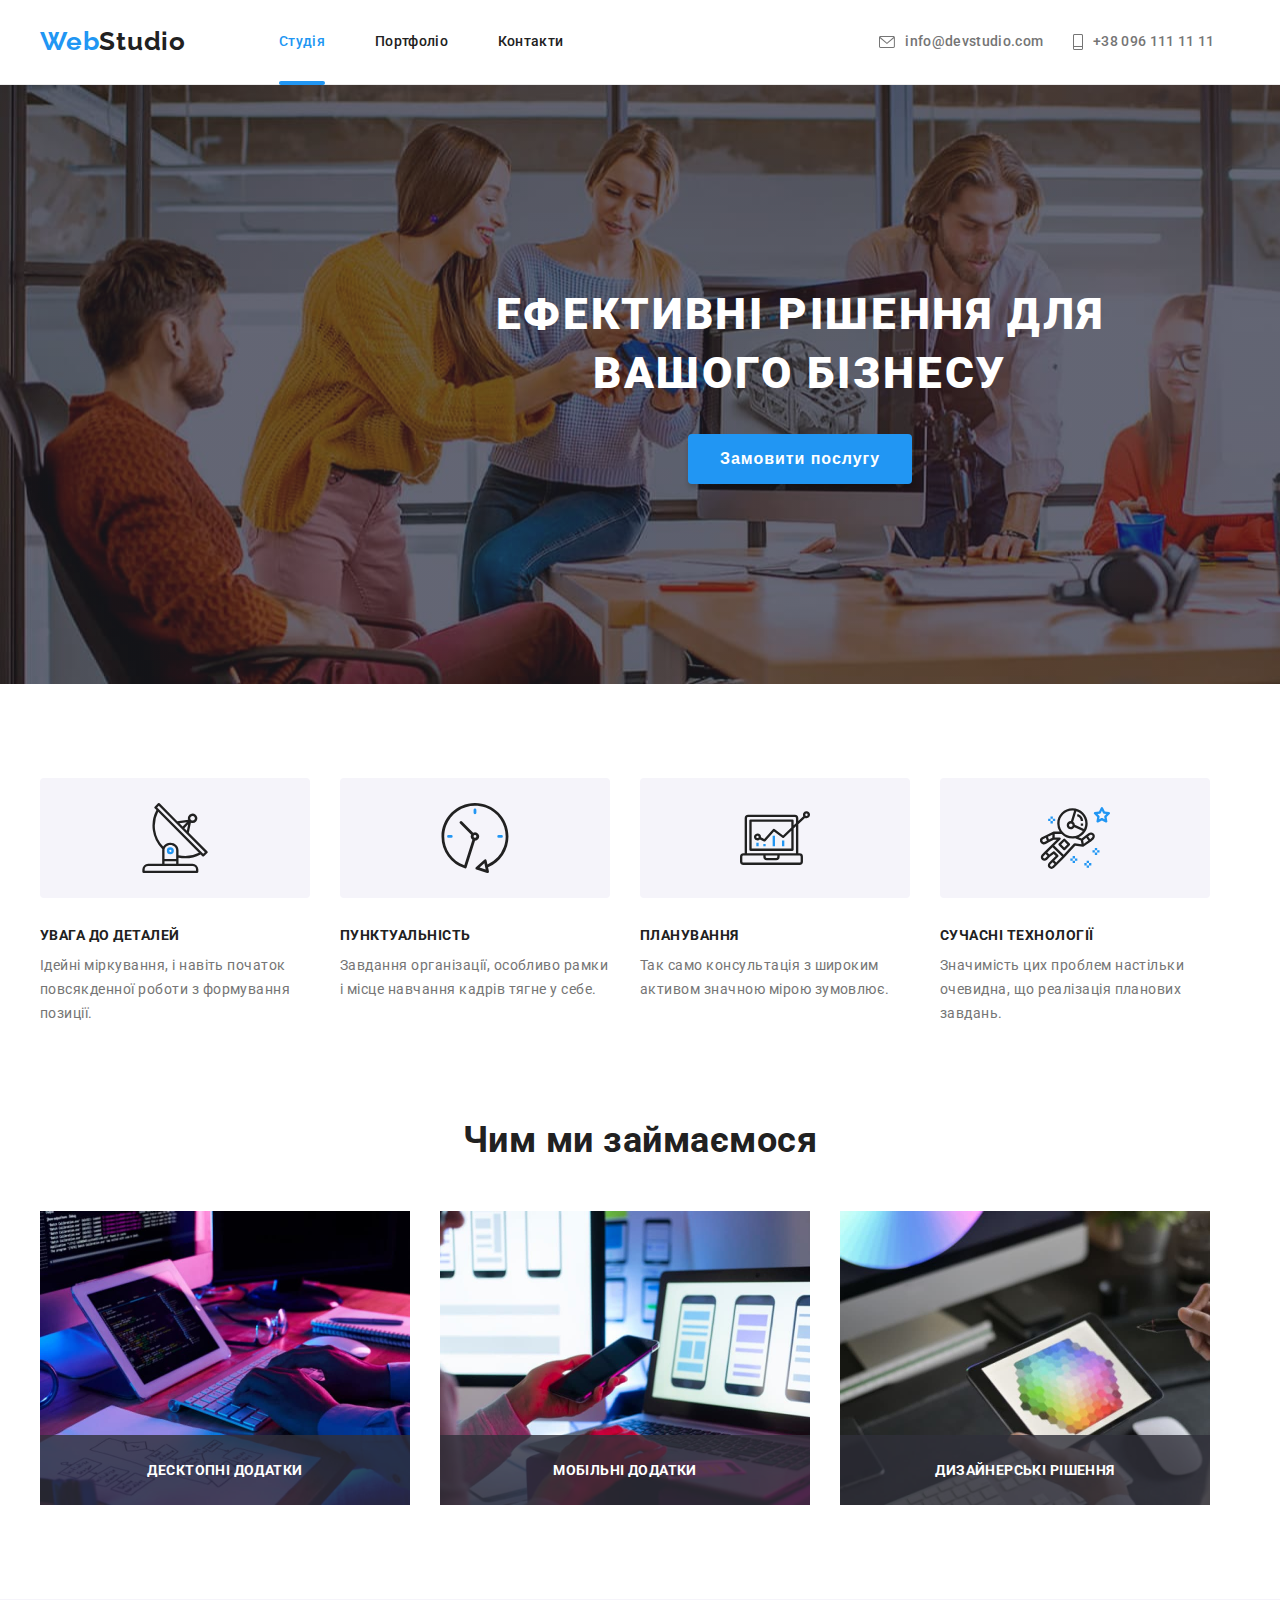
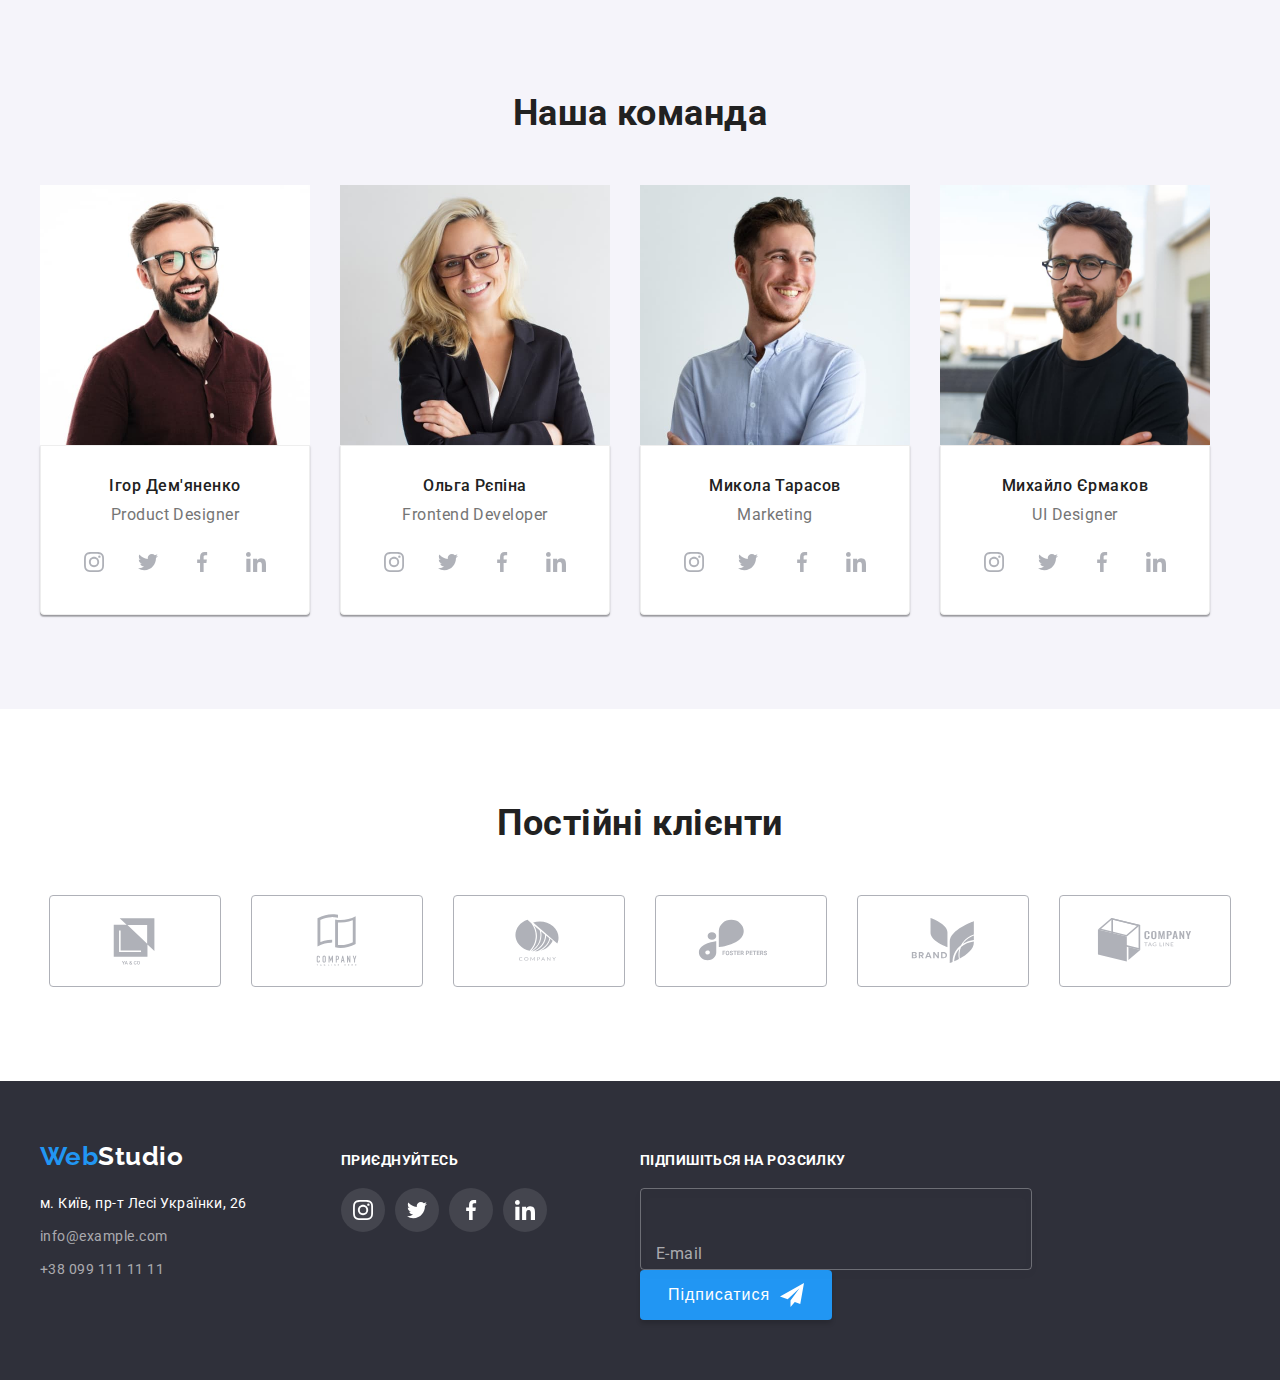
<file: index.html>
<!DOCTYPE html>
<html lang="uk">
   <head>
      <meta charset="UTF-8" />
      <meta http-equiv="X-UA-Compatible" content="IE=edge" />
      <meta name="viewport" content="width=device-width, initial-scale=1.0" />
      <link
         rel="stylesheet"
         href="https://cdnjs.cloudflare.com/ajax/libs/modern-normalize/1.1.0/modern-normalize.min.css"
         integrity="sha512-wpPYUAdjBVSE4KJnH1VR1HeZfpl1ub8YT/NKx4PuQ5NmX2tKuGu6U/JRp5y+Y8XG2tV+wKQpNHVUX03MfMFn9Q=="
         crossorigin="anonymous"
         referrerpolicy="no-referrer"
      />
      <link rel="preconnect" href="https://fonts.googleapis.com" />
      <link rel="preconnect" href="https://fonts.gstatic.com" crossorigin />
      <link href="https://fonts.googleapis.com/css2?family=Raleway:wght@700&family=Roboto:wght@400;500;700;900&display=swap" rel="stylesheet" />
      <link rel="stylesheet" href="./css/reset.css" />
      <link rel="stylesheet" href="./css/variable.css" />
      <link rel="stylesheet" href="./css/header.css" />
      <link rel="stylesheet" href="./css/footer.css" />
      <link rel="stylesheet" href="./css/home.css" />
      <title>Студія</title>
   </head>

   <body>
      <header class="header">
         <div class="container-h">
            <a href="./index.html" class="logo-header"><span class="accent">Web</span>Studio</a>
            <nav>
               <ul class="menu-nav">
                  <li><a href="./index.html" class="menu-link current">Студія</a></li>
                  <li><a href="./portfolio.html" class="menu-link">Портфоліо</a></li>
                  <li><a href="./index.html" class="menu-link">Контакти</a></li>
               </ul>
            </nav>

            <ul class="contact-menu">
               <li>
                  <a href="mailto:info@devstudio.com" class="contact-header">
                     <svg class="icon" width="16" height="12">
                        <use href="./img/icons/sprite.svg#icon-mail"></use>
                     </svg>
                     info@devstudio.com</a
                  >
               </li>
               <li>
                  <a href="tel:+380961111111" class="contact-header">
                     <svg class="icon" width="10" height="16">
                        <use href="./img/icons/sprite.svg#icon-smartphone"></use>
                     </svg>
                     +38 096 111 11 11</a
                  >
               </li>
            </ul>
         </div>
      </header>

      <main>
         <section class="hero-section">
            <div class="container">
               <h1 class="hero-title">Ефективні рішення для вашого бізнесу</h1>
               <button type="button" class="hero-btn" data-modal-open>Замовити послугу</button>
            </div>
         </section>

         <section class="our-features">
            <div class="container">
               <h2 class="visually-hidden">Наші особливості</h2>
               <ul class="our-features-ul">
                  <li class="our-features-li icon-locator">
                     <div class="icon-box">
                        <svg class="icon" width="70" height="70">
                           <use href="./img/icons/sprite.svg#icon-antenna"></use>
                        </svg>
                     </div>
                     <h3 class="our-features-title">Увага до деталей</h3>
                     <p class="our-features-text">Ідейні міркування, і навіть початок повсякденної роботи з формування позиції.</p>
                  </li>
                  <li class="our-features-li icon-clock">
                     <div class="icon-box">
                        <svg class="icon" width="70" height="70">
                           <use href="./img/icons/sprite.svg#icon-clock"></use>
                        </svg>
                     </div>
                     <h3 class="our-features-title">Пунктуальність</h3>
                     <p class="our-features-text">Завдання організації, особливо рамки і місце навчання кадрів тягне у себе.</p>
                  </li>
                  <li class="our-features-li icon-diagram">
                     <div class="icon-box">
                        <svg class="icon" width="70" height="70">
                           <use href="./img/icons/sprite.svg#icon-diagram"></use>
                        </svg>
                     </div>
                     <h3 class="our-features-title">Планування</h3>
                     <p class="our-features-text">Так само консультація з широким активом значною мірою зумовлює.</p>
                  </li>
                  <li class="our-features-li icon-astronaut">
                     <div class="icon-box">
                        <svg class="icon" width="70" height="70">
                           <use href="./img/icons/sprite.svg#icon-austronaut"></use>
                        </svg>
                     </div>
                     <h3 class="our-features-title">Сучасні технології</h3>
                     <p class="our-features-text">Значимість цих проблем настільки очевидна, що реалізація планових завдань.</p>
                  </li>
               </ul>
            </div>
         </section>

         <section class="what-we-are-doing">
            <div class="container">
               <h2 class="what-are-we-doing-title">Чим ми займаємося</h2>

               <ul class="what-we-are-doing-ul">
                  <li class="menu">
                     <div class="thumb">
                        <img src="./img/home/img1.jpg" alt="ламповый айпад" width="370" height="294" class="img" />
                        <p class="pos-p">Десктопні додатки</p>
                     </div>
                  </li>
                  <li class="menu">
                     <div class="thumb">
                        <img src="./img/home/img2.jpg" alt="ламповый айфон" width="370" height="294" class="img" />
                        <p class="pos-p">Мобільні додатки</p>
                     </div>
                  </li>
                  <li class="menu">
                     <div class="thumb">
                        <img src="./img/home/img3.jpg" alt="ламповый графический планшет" width="370" height="294" class="img" />
                        <p class="pos-p">Дизайнерські рішення</p>
                     </div>
                  </li>
               </ul>
            </div>
         </section>

         <section class="our-team">
            <div class="container">
               <h2 class="our-team-title">Наша команда</h2>
               <ul class="members">
                  <li class="menu">
                     <img src="./img/home/imgighor.jpg" alt="рожа в очках" width="270" height="260" class="img" />
                     <div class="container-bg">
                        <h3 class="name">Ігор Дем'яненко</h3>
                        <p lang="en" class="profession">Product Designer</p>
                        <ul class="social-ul">
                           <li class="social-li">
                              <a class="socials-link link" href="https://www.instagram.com/"
                                 ><svg class="social-icon" width="20" height="20">
                                    <use href="./img/icons/sprite.svg#icon-instagram"></use>
                                 </svg>
                              </a>
                           </li>
                           <li class="social-li">
                              <a class="socials-link link" href="https://twitter.com/">
                                 <svg class="social-icon" width="20" height="20">
                                    <use href="./img/icons/sprite.svg#icon-twitter"></use>
                                 </svg>
                              </a>
                           </li>
                           <li class="social-li">
                              <a class="socials-link link" href="https://www.facebook.com//">
                                 <svg class="social-icon" width="20" height="20">
                                    <use href="./img/icons/sprite.svg#icon-facebook"></use>
                                 </svg>
                              </a>
                           </li>
                           <li class="social-li">
                              <a class="socials-link link" href="https://ua.linkedin.com/">
                                 <svg class="social-icon" width="20" height="20">
                                    <use href="./img/icons/sprite.svg#icon-linkedin"></use>
                                 </svg>
                              </a>
                           </li>
                        </ul>
                     </div>
                  </li>
                  <li class="menu">
                     <img src="./img/home/imgolga.jpg" alt="личико в очках" width="270" height="260" class="img" />
                     <div class="container-bg">
                        <h3 class="name">Ольга Рєпіна</h3>
                        <p lang="en" class="profession">Frontend Developer</p>
                        <ul class="social-ul">
                           <li class="social-li">
                              <a class="socials-link link" href="https://www.instagram.com/"
                                 ><svg class="social-icon" width="20" height="20">
                                    <use href="./img/icons/sprite.svg#icon-instagram"></use>
                                 </svg>
                              </a>
                           </li>
                           <li class="social-li">
                              <a class="socials-link link" href="https://twitter.com/">
                                 <svg class="social-icon" width="20" height="20">
                                    <use href="./img/icons/sprite.svg#icon-twitter"></use>
                                 </svg>
                              </a>
                           </li>
                           <li class="social-li">
                              <a class="socials-link link" href="https://www.facebook.com//">
                                 <svg class="social-icon" width="20" height="20">
                                    <use href="./img/icons/sprite.svg#icon-facebook"></use>
                                 </svg>
                              </a>
                           </li>
                           <li class="social-li">
                              <a class="socials-link link" href="https://ua.linkedin.com/">
                                 <svg class="social-icon" width="20" height="20">
                                    <use href="./img/icons/sprite.svg#icon-linkedin"></use>
                                 </svg>
                              </a>
                           </li>
                        </ul>
                     </div>
                  </li>
                  <li class="menu">
                     <img src="./img/home/imgmykol.jpg" alt="просто рожа" width="270" height="260" class="img" />
                     <div class="container-bg">
                        <h3 class="name">Микола Тарасов</h3>
                        <p lang="en" class="profession">Marketing</p>
                        <ul class="social-ul">
                           <li class="social-li">
                              <a class="socials-link link" href="https://www.instagram.com/"
                                 ><svg class="social-icon" width="20" height="20">
                                    <use href="./img/icons/sprite.svg#icon-instagram"></use>
                                 </svg>
                              </a>
                           </li>
                           <li class="social-li">
                              <a class="socials-link link" href="https://twitter.com/">
                                 <svg class="social-icon" width="20" height="20">
                                    <use href="./img/icons/sprite.svg#icon-twitter"></use>
                                 </svg>
                              </a>
                           </li>
                           <li class="social-li">
                              <a class="socials-link link" href="https://www.facebook.com//">
                                 <svg class="social-icon" width="20" height="20">
                                    <use href="./img/icons/sprite.svg#icon-facebook"></use>
                                 </svg>
                              </a>
                           </li>
                           <li class="social-li">
                              <a class="socials-link link" href="https://ua.linkedin.com/">
                                 <svg class="social-icon" width="20" height="20">
                                    <use href="./img/icons/sprite.svg#icon-linkedin"></use>
                                 </svg>
                              </a>
                           </li>
                        </ul>
                     </div>
                  </li>
                  <li class="menu">
                     <img src="./img/home/imgmykhailo.jpg" alt="рожа в очках другая" width="270" height="260" class="img" />
                     <div class="container-bg">
                        <h3 class="name">Михайло Єрмаков</h3>
                        <p lang="en" class="profession">UI Designer</p>
                        <ul class="social-ul">
                           <li class="social-li">
                              <a class="socials-link link" href="https://www.instagram.com/"
                                 ><svg class="social-icon" width="20" height="20">
                                    <use href="./img/icons/sprite.svg#icon-instagram"></use>
                                 </svg>
                              </a>
                           </li>
                           <li class="social-li">
                              <a class="socials-link link" href="https://twitter.com/">
                                 <svg class="social-icon" width="20" height="20">
                                    <use href="./img/icons/sprite.svg#icon-twitter"></use>
                                 </svg>
                              </a>
                           </li>
                           <li class="social-li">
                              <a class="socials-link link" href="https://www.facebook.com//">
                                 <svg class="social-icon" width="20" height="20">
                                    <use href="./img/icons/sprite.svg#icon-facebook"></use>
                                 </svg>
                              </a>
                           </li>
                           <li class="social-li">
                              <a class="socials-link link" href="https://ua.linkedin.com/">
                                 <svg class="social-icon" width="20" height="20">
                                    <use href="./img/icons/sprite.svg#icon-linkedin"></use>
                                 </svg>
                              </a>
                           </li>
                        </ul>
                     </div>
                  </li>
               </ul>
            </div>
         </section>

         <section class="clients">
            <div class="container">
               <h2 class="our-clients-title">Постійні клієнти</h2>
               <ul class="list clients-box">
                  <li class="item">
                     <a href="" class="link"
                        ><svg class="icon" width="106" height="60">
                           <use href="./img/icons/sprite.svg#icon-logo-1"></use>
                        </svg>
                     </a>
                  </li>
                  <li class="item">
                     <a href="" class="link"
                        ><svg class="icon" width="106" height="60">
                           <use href="./img/icons/sprite.svg#icon-logo-2"></use>
                        </svg>
                     </a>
                  </li>
                  <li class="item">
                     <a href="" class="link"
                        ><svg class="icon" width="106" height="60">
                           <use href="./img/icons/sprite.svg#icon-logo-3"></use>
                        </svg>
                     </a>
                  </li>
                  <li class="item">
                     <a href="" class="link"
                        ><svg class="icon" width="106" height="60">
                           <use href="./img/icons/sprite.svg#icon-logo-4"></use>
                        </svg>
                     </a>
                  </li>
                  <li class="item">
                     <a href="" class="link"
                        ><svg class="icon" width="106" height="60">
                           <use href="./img/icons/sprite.svg#icon-logo-5"></use>
                        </svg>
                     </a>
                  </li>
                  <li class="item">
                     <a href="" class="link"
                        ><svg class="icon" width="106" height="60">
                           <use href="./img/icons/sprite.svg#icon-logo-6"></use>
                        </svg>
                     </a>
                  </li>
               </ul>
            </div>
         </section>
      </main>

      <footer class="footer">
         <div class="container-f">
            <div class="div-wrapper">
               <div class="footer-info">
                  <a href="./index.html" class="logo-footer"><span class="accent">Web</span>Studio</a>
                  <address class="address-footer">
                     <ul class="menu">
                        <li class="menu-link-footer">
                           <a href="https://goo.gl/maps/sC2N5dukkPR911iCA" target="_blank" rel="noopener noreferrer" class="addres">м. Київ, пр-т Лесі Українки, 26</a>
                        </li>
                        <li class="menu-link-footer">
                           <a href="mailto:info@example.com" target="_blank" rel="noopener noreferrer" class="contact-footer">info@example.com</a>
                        </li>
                        <li class="menu-link-footer">
                           <a href="tel:+380991111111" class="contact-footer">+38 099 111 11 11</a>
                        </li>
                     </ul>
                  </address>
               </div>
               <div class="join">
                  <p class="joinus">приєднуйтесь</p>
                  <ul class="social-ul-footer">
                     <li class="social-li-footer">
                        <a class="socials-link-footer link" href="https://www.instagram.com/"
                           ><svg class="social-icon" width="20" height="20">
                              <use href="./img/icons/sprite.svg#icon-instagram"></use>
                           </svg>
                        </a>
                     </li>
                     <li class="social-li-footer">
                        <a class="socials-link-footer link" href="https://twitter.com/">
                           <svg class="social-icon" width="20" height="20">
                              <use href="./img/icons/sprite.svg#icon-twitter"></use>
                           </svg>
                        </a>
                     </li>
                     <li class="social-li-footer">
                        <a class="socials-link-footer link" href="https://www.facebook.com//">
                           <svg class="social-icon" width="20" height="20">
                              <use href="./img/icons/sprite.svg#icon-facebook"></use>
                           </svg>
                        </a>
                     </li>
                     <li class="social-li-footer">
                        <a class="socials-link-footer link" href="https://ua.linkedin.com/">
                           <svg class="social-icon" width="20" height="20">
                              <use href="./img/icons/sprite.svg#icon-linkedin"></use>
                           </svg>
                        </a>
                     </li>
                  </ul>
               </div>
               <div class="footer-box-links">
                  <p class="join joinus">Підпишіться на розсилку</p>
                  <form class="mail">
                     <input type="email" name="mail" class="mail-input" placeholder=" " />
                     <label class="mail-label">E-mail</label>
                     <button type="submit" class="submit-button">
                        Підписатися
                        <svg viewBox="0 0 24 24" xmlns="http://www.w3.org/2000/svg" class="submit-icon">
                           <path d="M24 0L0 13.5L7.66994 16.3407L19.5 5.25002L10.5017 17.3896L10.509 17.3923L10.5 17.3896V24.0001L14.8013 18.982L20.2501 21.0001L24 0Z" />
                        </svg>
                     </button>
                  </form>
               </div>
            </div>
         </div>

         <div class="backdrop is-hidden" data-modal>
            <div class="modal">
               <button class="close" data-modal-close>
                  <svg xmlns="http://www.w3.org/2000/svg" viewBox="0 0 11 11" width="11px" height="11px">
                     <path d="M11 1.1 9.9 0 5.5 4.4 1.1 0 0 1.1l4.4 4.4L0 9.9 1.1 11l4.4-4.4L9.9 11 11 9.9 6.6 5.5 11 1.1Z" />
                  </svg>
               </button>
               <p class="modal-title">Залиште свої дані, ми вам передзвонимо</p>
               <label class="modal-label">
                  <span class="label-name" >Ім'я</span> 
                  <div class="input-wrapper">
                     <input type="text" class="modal-input" />
                     <svg width="12" height="12" viewBox="0 0 12 12" xmlns="http://www.w3.org/2000/svg" class="svg-modal">
                        <path
                           d="M6 6C7.6575 6 9 4.6575 9 3C9 1.3425 7.6575 0 6 0C4.3425 0 3 1.3425 3 3C3 4.6575 4.3425 6 6 6ZM6 7.5C3.9975 7.5 0 8.505 0 10.5V11.25C0 11.6625 0.3375 12 0.75 12H11.25C11.6625 12 12 11.6625 12 11.25V10.5C12 8.505 8.0025 7.5 6 7.5Z"
                        />
                     </svg>
                  </div>
               </label>

               <label class="modal-label">
                  <span class="label-name" >Телефон</span>
                  <div class="input-wrapper">
                     <input type="tel" class="modal-input" />
                     <svg width="14" height="14" viewBox="0 0 14 14" xmlns="http://www.w3.org/2000/svg" class="svg-modal">
                        <path
                           d="M11.996 9.12256L10.1579 8.91269C9.71641 8.86203 9.2822 9.01401 8.97102 9.32519L7.63945 10.6568C5.59144 9.61466 3.91251 7.94296 2.87041 5.8877L4.20922 4.54888C4.5204 4.2377 4.67237 3.80349 4.62171 3.36205L4.41185 1.53836C4.325 0.807445 3.70988 0.257446 2.97173 0.257446H1.71976C0.902004 0.257446 0.221746 0.937708 0.272403 1.75547C0.655953 7.93572 5.59868 12.8712 11.7717 13.2548C12.5894 13.3054 13.2697 12.6252 13.2697 11.8074V10.5555C13.2769 9.82453 12.7269 9.2094 11.996 9.12256Z"
                        />
                     </svg>
                  </div>
               </label>

               <label class="modal-label">
                  <span class="label-name" >Пошта</span>
                  <div class="input-wrapper">
                     <input type="email" class="modal-input" />
                     <svg width="16" height="12" viewBox="0 0 16 12" xmlns="http://www.w3.org/2000/svg" class="svg-modal">
                        <path
                           d="M14 0H2C1.175 0 0.5075 0.675 0.5075 1.5L0.5 10.5C0.5 11.325 1.175 12 2 12H14C14.825 12 15.5 11.325 15.5 10.5V1.5C15.5 0.675 14.825 0 14 0ZM13.7 3.1875L8.3975 6.5025C8.1575 6.6525 7.8425 6.6525 7.6025 6.5025L2.3 3.1875C2.1125 3.0675 2 2.865 2 2.6475C2 2.145 2.5475 1.845 2.975 2.1075L8 5.25L13.025 2.1075C13.4525 1.845 14 2.145 14 2.6475C14 2.865 13.8875 3.0675 13.7 3.1875Z"
                        />
                     </svg>
                  </div>
               </label>

               <label class="modal-label">
                  <span class="label-name" >Коментар</span>
                  <textarea type="text" class="textaria-modal" placeholder="Введіть текст"></textarea>
               </label>
               <label class="agreement">
                  <input type="checkbox" class="visually-hidden" />
                  <span class="checkbox-icon"></span>
                  Погоджуюся з розсилкою та приймаю
                  <a href="" class="terms">Умови договору</a>
               </label>

               <button type="submit" class="hero-btn mod">Відправити</button>
            </div>
         </div>
      </footer>
      <script src="./js/modal.js"></script>
   </body>
</html>
</file>
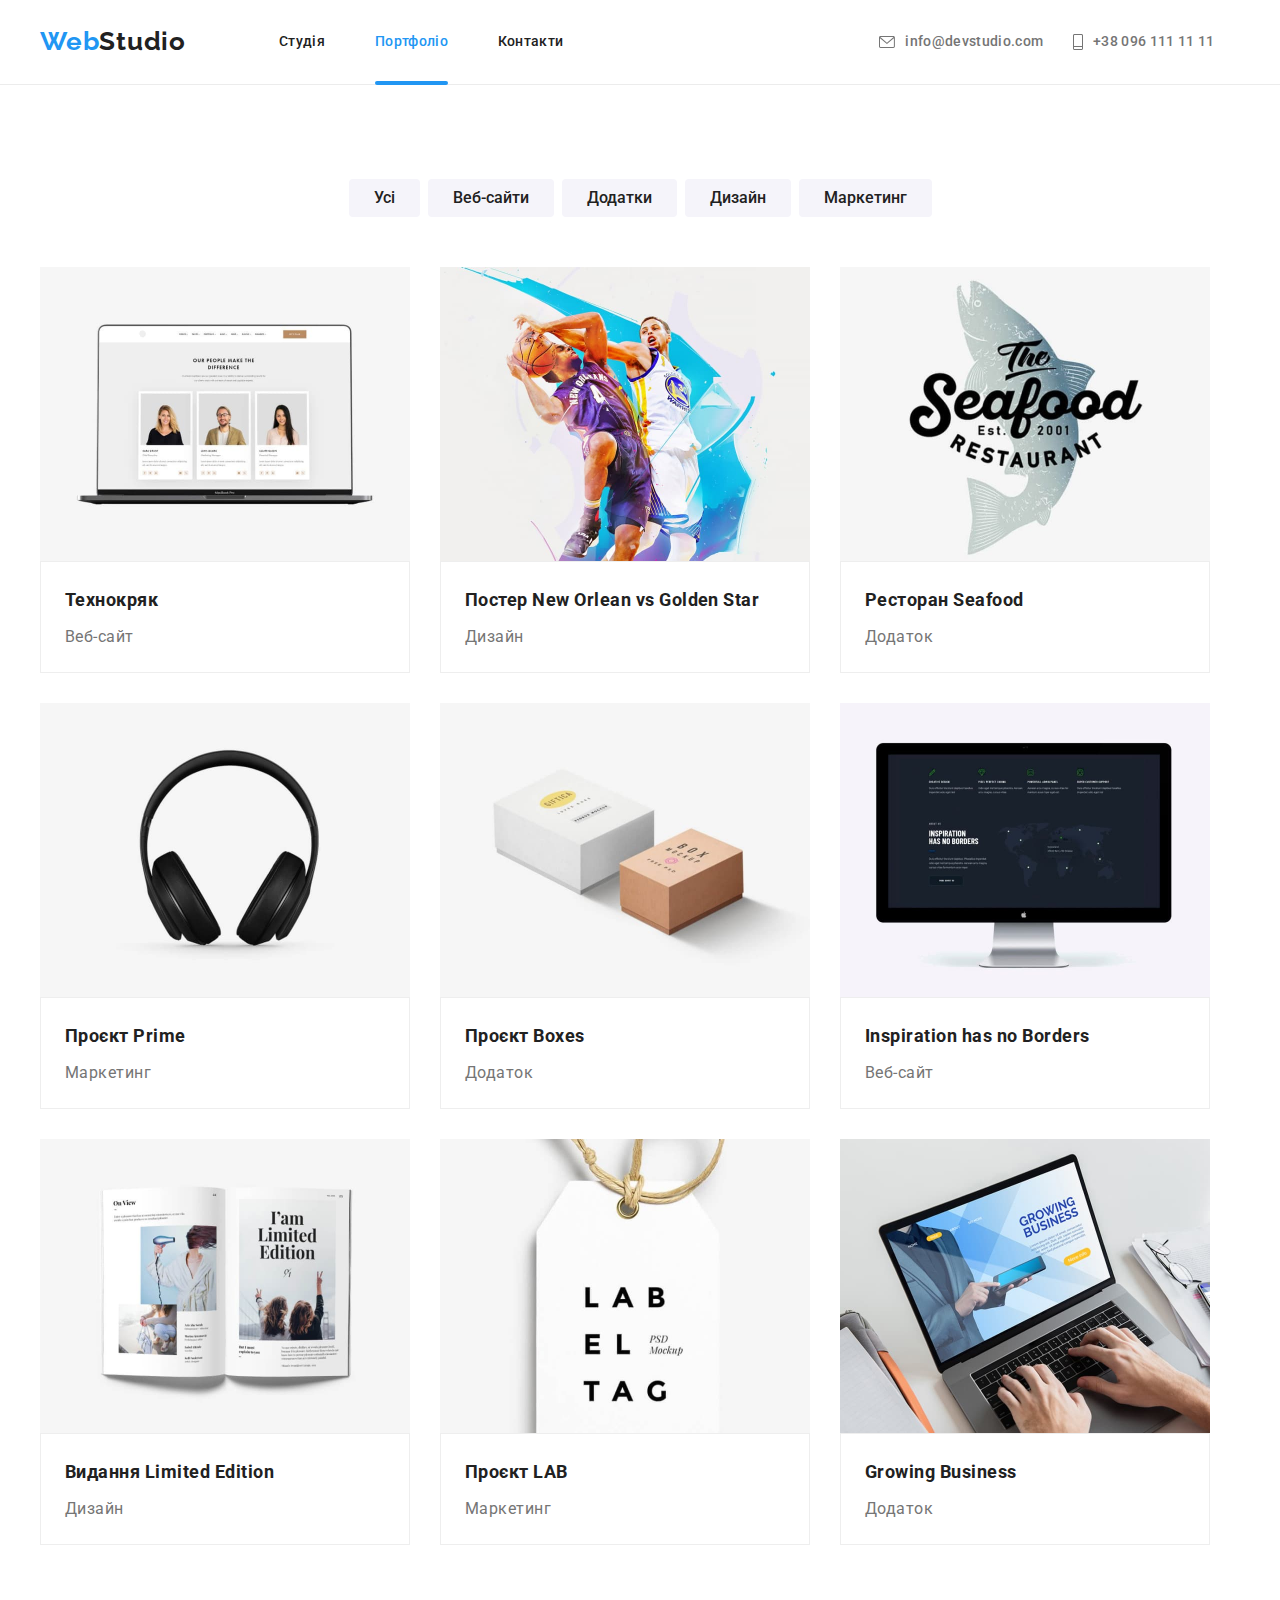
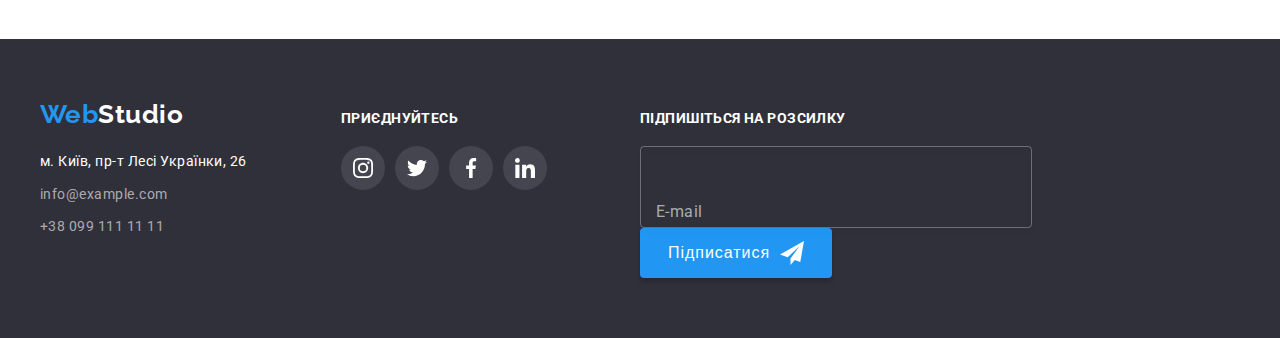
<file: portfolio.html>
<!DOCTYPE html>
<html lang="uk">
   <head>
      <meta charset="UTF-8" />
      <meta http-equiv="X-UA-Compatible" content="IE=edge" />
      <meta name="viewport" content="width=device-width, initial-scale=1.0" />
      <link
         rel="stylesheet"
         href="https://cdnjs.cloudflare.com/ajax/libs/modern-normalize/1.1.0/modern-normalize.min.css"
         integrity="sha512-wpPYUAdjBVSE4KJnH1VR1HeZfpl1ub8YT/NKx4PuQ5NmX2tKuGu6U/JRp5y+Y8XG2tV+wKQpNHVUX03MfMFn9Q=="
         crossorigin="anonymous"
         referrerpolicy="no-referrer"
      />
      <link rel="preconnect" href="https://fonts.googleapis.com" />
      <link rel="preconnect" href="https://fonts.gstatic.com" crossorigin />
      <link href="https://fonts.googleapis.com/css2?family=Raleway:wght@700&family=Roboto:wght@400;500;700;900&display=swap" rel="stylesheet" />
      <link rel="stylesheet" href="./css/reset.css" />
      <link rel="stylesheet" href="./css/variable.css" />
      <link rel="stylesheet" href="./css/header.css" />
      <link rel="stylesheet" href="./css/footer.css" />
      <link rel="stylesheet" href="./css/portfolio.css" />
      <title>Портфоліо</title>
   </head>

   <body>
      <header class="header">
         <div class="container-h">
            <a href="./index.html" class="logo-header"><span class="accent">Web</span>Studio</a>
            <nav>
               <ul class="menu-nav">
                  <li><a href="./index.html" class="menu-link">Студія</a></li>
                  <li><a href="./portfolio.html" class="menu-link current">Портфоліо</a></li>
                  <li><a href="./index.html" class="menu-link">Контакти</a></li>
               </ul>
            </nav>

            <ul class="contact-menu">
               <li>
                  <a href="mailto:info@devstudio.com" class="contact-header">
                     <svg class="icon" width="16" height="12">
                        <use href="./img/icons/sprite.svg#icon-mail"></use>
                     </svg>
                     info@devstudio.com</a
                  >
               </li>
               <li>
                  <a href="tel:+380961111111" class="contact-header">
                     <svg class="icon" width="10" height="16">
                        <use href="./img/icons/sprite.svg#icon-smartphone"></use>
                     </svg>
                     +38 096 111 11 11</a
                  >
               </li>
            </ul>
         </div>
      </header>

      <main>
         <section class="portfolio-section">
            <div class="container">
               <h1 class="visually-hidden">Портфоліо</h1>

               <ul class="btns">
                  <li><button type="button" class="hero-btn">Усі</button></li>
                  <li><button type="button" class="hero-btn">Веб-сайти</button></li>
                  <li><button type="button" class="hero-btn">Додатки</button></li>
                  <li><button type="button" class="hero-btn">Дизайн</button></li>
                  <li><button type="button" class="hero-btn">Маркетинг</button></li>
               </ul>

               <ul class="card-set">
                  <li>
                     <a href="#" class="hf-shadow">
                        <div class="overlay">
                           <p class="hf-descr">
                              Ресурс пропонує комплексні пропозиції з різним рівнем функціоналу та сервісів. Все це дозволить відвідувачу отримати вичерпні відомості про компанію чи приватну особу.
                           </p>
                           <img src="./img/portfolio/imgteckrck.jpg" alt="Нойтбук з відкритим сайтом" width="370" height="294" class="img" />
                        </div>
                        <div class="container-bg">
                           <h2 class="my-work-title">Технокряк</h2>
                           <p class="my-work-text">Веб-сайт</p>
                        </div>
                     </a>
                  </li>

                  <li>
                     <a href="#" class="hf-shadow">
                        <div class="overlay">
                           <p class="hf-descr">
                              Ресурс пропонує комплексні пропозиції з різним рівнем функціоналу та сервісів. Все це дозволить відвідувачу отримати вичерпні відомості про компанію чи приватну особу.
                           </p>
                           <img src="./img/portfolio/imgneworlea.jpg" alt="Постер з баскетболістами" width="370" height="294" class="img" />
                        </div>
                        <div class="container-bg">
                           <h2 class="my-work-title">Постер <span lang="en">New Orlean vs Golden Star</span></h2>
                           <p class="my-work-text">Дизайн</p>
                        </div>
                     </a>
                  </li>

                  <li>
                     <a href="#" class="hf-shadow">
                        <div class="overlay">
                           <p class="hf-descr">
                              Ресурс пропонує комплексні пропозиції з різним рівнем функціоналу та сервісів. Все це дозволить відвідувачу отримати вичерпні відомості про компанію чи приватну особу.
                           </p>
                           <img src="./img/portfolio/imgrestourant.jpg" alt="Лого рестрорану морепродуктів" width="370" height="294" class="img" />
                        </div>
                        <div class="container-bg">
                           <h2 class="my-work-title">Ресторан <span lang="en">Seafood</span></h2>
                           <p class="my-work-text">Додаток</p>
                        </div>
                     </a>
                  </li>

                  <li>
                     <a href="#" class="hf-shadow">
                        <div class="overlay">
                           <p class="hf-descr">
                              Ресурс пропонує комплексні пропозиції з різним рівнем функціоналу та сервісів. Все це дозволить відвідувачу отримати вичерпні відомості про компанію чи приватну особу.
                           </p>
                           <img src="./img/portfolio/imgheadphones.jpg" alt="Чорні навушники" width="370" height="294" class="img" />
                        </div>
                        <div class="container-bg">
                           <h2 class="my-work-title">Проєкт <span lang="en">Prime</span></h2>
                           <p class="my-work-text">Маркетинг</p>
                        </div>
                     </a>
                  </li>

                  <li>
                     <a href="#" class="hf-shadow">
                        <div class="overlay">
                           <p class="hf-descr">
                              Ресурс пропонує комплексні пропозиції з різним рівнем функціоналу та сервісів. Все це дозволить відвідувачу отримати вичерпні відомості про компанію чи приватну особу.
                           </p>
                           <img src="./img/portfolio/imgboxes.jpg" alt="Дві гарні коробки" width="370" height="294" class="img" />
                        </div>
                        <div class="container-bg">
                           <h2 class="my-work-title">Проєкт <span lang="en">Boxes</span></h2>
                           <p class="my-work-text">Додаток</p>
                        </div></a
                     >
                  </li>

                  <li>
                     <a href="#" class="hf-shadow">
                        <div class="overlay">
                           <p class="hf-descr">
                              Ресурс пропонує комплексні пропозиції з різним рівнем функціоналу та сервісів. Все це дозволить відвідувачу отримати вичерпні відомості про компанію чи приватну особу.
                           </p>
                           <img src="./img/portfolio/imgmac.jpg" alt="Мак" width="370" height="294" class="img" />
                        </div>
                        <div class="container-bg">
                           <h2 class="my-work-title" lang="en">Inspiration has no Borders</h2>
                           <p class="my-work-text">Веб-сайт</p>
                        </div>
                     </a>
                  </li>

                  <li>
                     <a href="#" class="hf-shadow">
                        <div class="overlay">
                           <p class="hf-descr">
                              Ресурс пропонує комплексні пропозиції з різним рівнем функціоналу та сервісів. Все це дозволить відвідувачу отримати вичерпні відомості про компанію чи приватну особу.
                           </p>
                           <img src="./img/portfolio/imgbook.jpg" alt="Книга з мотивуючим вмістом" width="370" height="294" class="img" />
                        </div>
                        <div class="container-bg">
                           <h2 class="my-work-title">Видання <span lang="en">Limited Edition</span></h2>
                           <p class="my-work-text">Дизайн</p>
                        </div></a
                     >
                  </li>

                  <li>
                     <a href="#" class="hf-shadow">
                        <div class="overlay">
                           <p class="hf-descr">
                              Ресурс пропонує комплексні пропозиції з різним рівнем функціоналу та сервісів. Все це дозволить відвідувачу отримати вичерпні відомості про компанію чи приватну особу.
                           </p>
                           <img src="./img/portfolio/imglab.jpg" alt="Бірка з особистим дизайном" width="370" height="294" class="img" />
                        </div>
                        <div class="container-bg">
                           <h2 class="my-work-title">Проєкт <span lang="en">LAB</span></h2>
                           <p class="my-work-text">Маркетинг</p>
                        </div></a
                     >
                  </li>

                  <li>
                     <a href="#" class="hf-shadow">
                        <div class="overlay">
                           <p class="hf-descr">
                              Ресурс пропонує комплексні пропозиції з різним рівнем функціоналу та сервісів. Все це дозволить відвідувачу отримати вичерпні відомості про компанію чи приватну особу.
                           </p>
                           <img src="./img/portfolio/imgmbair.jpg" alt="Макбук з відкритим додатком" width="370" height="294" class="img" />
                        </div>
                        <div class="container-bg">
                           <h2 class="my-work-title" lang="en">Growing Business</h2>
                           <p class="my-work-text">Додаток</p>
                        </div>
                     </a>
                  </li>
               </ul>
            </div>
         </section>
      </main>

      <footer class="footer">
         <div class="container-f">
            <div class="div-wrapper">
               <div class="footer-info">
                  <a href="./index.html" class="logo-footer"><span class="accent">Web</span>Studio</a>
                  <address class="address-footer">
                     <ul class="menu">
                        <li class="menu-link-footer">
                           <a href="https://goo.gl/maps/sC2N5dukkPR911iCA" target="_blank" rel="noopener noreferrer" class="addres">м. Київ, пр-т Лесі Українки, 26</a>
                        </li>
                        <li class="menu-link-footer">
                           <a href="mailto:info@example.com" target="_blank" rel="noopener noreferrer" class="contact-footer">info@example.com</a>
                        </li>
                        <li class="menu-link-footer">
                           <a href="tel:+380991111111" class="contact-footer">+38 099 111 11 11</a>
                        </li>
                     </ul>
                  </address>
               </div>
               <div class="join">
                  <p class="joinus">приєднуйтесь</p>
                  <ul class="social-ul-footer">
                     <li class="social-li-footer">
                        <a class="socials-link-footer link" href="https://www.instagram.com/"
                           ><svg class="social-icon-footer" width="20" height="20">
                              <use href="./img/icons/sprite.svg#icon-instagram"></use>
                           </svg>
                        </a>
                     </li>
                     <li class="social-li-footer">
                        <a class="socials-link-footer link" href="https://twitter.com/">
                           <svg class="social-icon-footer" width="20" height="20">
                              <use href="./img/icons/sprite.svg#icon-twitter"></use>
                           </svg>
                        </a>
                     </li>
                     <li class="social-li-footer">
                        <a class="socials-link-footer link" href="https://www.facebook.com//">
                           <svg class="social-icon-footer" width="20" height="20">
                              <use href="./img/icons/sprite.svg#icon-facebook"></use>
                           </svg>
                        </a>
                     </li>
                     <li class="social-li-footer">
                        <a class="socials-link-footer link" href="https://ua.linkedin.com/">
                           <svg class="social-icon-footer" width="20" height="20">
                              <use href="./img/icons/sprite.svg#icon-linkedin"></use>
                           </svg>
                        </a>
                     </li>
                  </ul>
               </div>
               <div class="footer-box-links">
                  <p class="join joinus">Підпишіться на розсилку</p>
                  <form class="mail">
                     <input type="email" name="mail" class="mail-input" placeholder=" " />
                     <label class="mail-label">E-mail</label>
                     <button type="submit" class="submit-button">
                        Підписатися
                        <svg viewBox="0 0 24 24" xmlns="http://www.w3.org/2000/svg" class="submit-icon">
                           <path d="M24 0L0 13.5L7.66994 16.3407L19.5 5.25002L10.5017 17.3896L10.509 17.3923L10.5 17.3896V24.0001L14.8013 18.982L20.2501 21.0001L24 0Z" />
                        </svg>
                     </button>
                  </form>
               </div>
            </div>
         </div>
      </footer>
   </body>
</html>
</file>
<file: css/variable.css>
:root {
   --main-font: 'Roboto', sans-serif;
   --logo-font: 'Raleway', sans-serif;
   --main-light: #ffffff;
   --main-font-color: #212121;
   --secondary-font-color: #757575;
   --hover-focus-color: #2196f3;
   --footer-contact-color: #ffffff99;
   --dark-bg-color: #2f303a;
   --btn-active: #188ce8;
   --border-color: #eeeeee;
   --bg-ourteam: #f5f4fa;
   --svg-color: #afb1b8;
   --soc-bg-footer: rgba(255, 255, 255, 0.1);
}

body {
   font-family: var(--main-font);
   letter-spacing: 0.03em;
}

header {
   letter-spacing: 0.02em;
}
</file>
<file: css/header.css>
.header {
   border-bottom: 1px solid #ececec;
}

.container-h {
   display: flex;
   width: 1200px;
   margin-right: auto;
   margin-left: auto;
   padding-left: 15px;
   padding-right: 15px;
   margin-bottom: 0;
   align-items: center;
}

.logo-header {
   font-family: var(--logo-font);
   color: var(--main-font-color);
   font-weight: 700;
   font-size: 26px;
   text-decoration: none;
   letter-spacing: 0.03em;
   line-height: 1.2;
   padding-top: 24px;
   padding-bottom: 24px;
   margin-right: 93px;
}

.accent {
   color: var(--hover-focus-color);
}

.menu-nav {
   list-style: none;
   padding: 0;

   display: inline-flex;
   justify-content: space-between;
   gap: 50px;
   margin-right: 316px;
}

.menu-link {
   position: relative;

   color: var(--main-font-color);
   font-weight: 500;
   font-size: 14px;
   text-decoration: none;
   line-height: 1.4;
   display: flex;
   padding-top: 32px;
   padding-bottom: 32px;

   transition: color 250ms cubic-bezier(0.4, 0, 0.2, 1);
}

.menu-link:hover,
.menu-link:focus {
   color: var(--hover-focus-color);
}

/* ===== Анимация after ===== */

.menu-link::after {
   position: absolute;
   left: 0;
   bottom: -1px;

   content: '';
   display: block;
   width: 100%;
   height: 4px;
   background-color: var(--hover-focus-color);
   border-radius: 2px;

   transform: scaleX(0);
   transition: transform 250ms cubic-bezier(0.4, 0, 0.2, 1);
}

.menu-link:hover::after {
   transform: scaleX(1);
}

/* ======================================================== */

.menu-link.current {
   color: var(--hover-focus-color);
   position: relative;
}

.menu-link.current::before {
   content: '';
   position: absolute;
   bottom: -1px;
   left: 0;
   width: 100%;
   height: 4px;
   background-color: var(--hover-focus-color);
   border-radius: 2px;
}

.contact-menu {
   list-style: none;
   display: flex;
   justify-content: space-between;
   gap: 30px;
   padding: 0;

}

.icon {
   fill: currentColor;
}
.contact-header {
   color: var(--secondary-font-color);
   font-weight: 500;
   font-size: 14px;
   text-decoration: none;
   line-height: 1.4;
   padding-top: 32px;
   padding-bottom: 32px;
   background-color: var(--main-light);
   display: flex;
   align-items: center;
   gap: 10px;

   transition: color 250ms cubic-bezier(0.4, 0, 0.2, 1);
}

.contact-header:hover,
.contact-header:focus {
   color: var(--hover-focus-color);
}
</file>
<file: css/footer.css>
.container-f {
   width: 1200px;
   margin-right: auto;
   margin-left: auto;
   padding-left: 15px;
   padding-right: 15px;
   margin-bottom: 0;
   display: flex;
}

.footer {
   background-color: var(--dark-bg-color);
   padding-top: 60px;
   padding-bottom: 60px;
}

.footer-info {
   margin-right: 70px;
}

.logo-footer {
   font-family: var(--logo-font);
   color: var(--main-light);
   font-weight: 700;
   font-size: 26px;
   text-decoration: none;
   line-height: 1.2;

   margin-bottom: 20px;
}

.accent {
   color: var(--hover-focus-color);
}

.menu {
   list-style: none;
   padding: 0;

}

.menu-link-footer {
   margin-bottom: 9px;
   width: 231px;
}

.menu-link-footer:last-child {
   margin-bottom: 0;
}

.address-footer {
   margin-top: 20px;
}

.addres {
   font-weight: 400;
   font-size: 14px;
   color: var(--main-light);
   text-decoration: none;
   font-style: normal;
   line-height: 1.7;
   margin-bottom: 9px;

   transition: color 250ms cubic-bezier(0.4, 0, 0.2, 1);
}

.addres:hover,
.addres:focus {
   color: var(--hover-focus-color);
}

.contact-footer {
   color: var(--footer-contact-color);
   font-weight: 400;
   font-size: 14px;
   text-decoration: none;
   font-style: normal;
   line-height: 1.7;
   margin-bottom: 9px;

   transition: color 250ms cubic-bezier(0.4, 0, 0.2, 1);
}

.contact-footer:hover,
.contact-footer:focus {
   color: var(--hover-focus-color);
}

.join {
   color: var(--main-light);
   font-weight: 700;
   font-size: 14px;
   line-height: calc(16 / 14);
   letter-spacing: 0.03em;
   text-transform: uppercase;
   margin-right: 93px;
}

.joinus {

   margin-bottom: 20px;
}

.social-ul-footer {
   display: flex;
   gap: 10px;
   padding: 0;
   justify-content: center;

   list-style: none;
}

.socials-link-footer {
   display: flex;
   align-items: center;
   justify-content: center;
   width: 44px;
   height: 44px;
   color: var(--main-light);
   background-color: var(--soc-bg-footer);
   border-radius: 50%;

   transition: background-color 250ms cubic-bezier(0.4, 0, 0.2, 1);
}

.socials-link-footer:hover,
.socials-link-footer:focus {
   background-color: var(--hover-focus-color);
}

.social-icon-footer {
   fill: currentColor;
}

.div-wrapper {
   display: flex;
   align-items: baseline;
}

/* ============ Форма рассылки ============ */

.mail-input {
   width: 358px;
   height: 50px;
   padding: 15px 16px;
   background: transparent;
   border: 1px solid rgba(255, 255, 255, 0.3);
   filter: drop-shadow(0px 4px 4px rgba(0, 0, 0, 0.15));
   border-radius: 4px;
   color: var(--hover-focus-color);
   margin-right: 12px;
}

.mail {
   position: relative;
}

.mail-label {
   position: absolute;
   top: 50%;
   left: 16px;
   transform: translateY(-50%);

   color: var(--footer-contact-color);
   transition: transform 250ms cubic-bezier(0.4, 0, 0.2, 1);
}

.mail-input:focus {
   border: 1px solid var(--hover-focus-color);
   outline: none;
}


.mail-input:focus + .mail-label,
.mail-input:not(:placeholder-shown) + .mail-label {
   transform: translateY(50px) scale(1.2);
}
.submit-button {
   display: inline-flex;
   justify-content: center;
   align-items: center;

   padding: 10px 28px;

   color: var(--main-light);
   font-size: 16px;
   font-weight: 400;
   border: none;
   letter-spacing: 0.06em;
   line-height: calc(30 / 16);
   cursor: pointer;

   background-color: var(--hover-focus-color);
   box-shadow: 0px 4px 4px rgba(0, 0, 0, 0.15);
   border-radius: 4px;

   fill: var(--main-light);
}

.submit-icon {
   margin-left: 10px;

   width: 24px;
   height: 24px;
   fill: currentColor;
}
</file>
<file: css/home.css>
.container {
   margin-right: auto;
   margin-left: auto;
   width: 1200px;
   padding-left: 15px;
   padding-right: 15px;
}

.hero-section {
   background-color: var(--dark-bg-color);
   width: 1600px;
   margin-left: auto;
   margin-right: auto;
   padding-top: 200px;
   padding-bottom: 200px;
   background-image: linear-gradient(to right, rgba(47, 48, 58, 0.4), rgba(47, 48, 58, 0.4)), url(../img/home/hero-bg-opt.jpg);
   background-repeat: no-repeat;
   background-position: center;
}

.hero-title {
   color: var(--main-light);
   font-weight: 900;
   font-size: 44px;
   letter-spacing: 0.06em;
   text-transform: uppercase;
   line-height: 1.36;

   text-align: center;
   width: 696px;
   margin: 0 auto;
   display: block;
   margin-bottom: 30px;
}

.hero-btn {
   display: block;
   margin: 0 auto;

   background-color: var(--hover-focus-color);
   color: var(--main-light);
   font-size: 16px;
   font-weight: 700;
   border: none;
   padding: 10px 32px;
   letter-spacing: 0.06em;
   cursor: pointer;
   line-height: 1.875;

   box-shadow: 0px 4px 4px rgba(0, 0, 0, 0.15);
   border-radius: 4px;

   transition: background-color 250ms cubic-bezier(0.4, 0, 0.2, 1);
}

.hero-btn:hover,
.hero-btn:focus {
   background-color: var(--btn-active);
}

.our-features {
   list-style: none;
   display: flex;
   justify-content: space-between;

   padding: 0;
   gap: 30px;
   padding-top: 94px;
   padding-bottom: 94px;
}

.our-features-ul {
   list-style: none;
   display: flex;

   padding: 0;
   gap: 30px;
}

.our-features-li {
   width: 270px;
}

.icon-box {
   display: flex;
   height: 120px;
   justify-content: center;
   align-items: center;
   background-color: var(--bg-ourteam);
   border-radius: 4px;

   margin-bottom: 30px;
}

.visually-hidden {
   position: absolute;
   white-space: nowrap;
   width: 1px;
   height: 1px;
   overflow: hidden;
   border: 0;
   padding: 0;
   clip: rect(0 0 0 0);
   clip-path: inset(50%);
   margin: -1px;
}

.our-features-title {
   color: var(--main-font-color);
   font-weight: 700;
   font-size: 14px;
   text-transform: uppercase;
   line-height: 1.14;

   margin-bottom: 10px;
}

.our-features-text {
   color: var(--secondary-font-color);
   font-weight: 400;
   font-size: 14px;
   line-height: 1.7;
}

.what-we-are-doing {
   padding-bottom: 94px;
}

.what-are-we-doing-title {
   color: var(--main-font-color);
   font-weight: 700;
   font-size: 36px;
   line-height: 1.16;
   text-align: center;
   margin-top: 0;
   margin-bottom: 50px;
}

.what-we-are-doing-ul {
   display: flex;

   padding: 0;
   gap: 30px;
}

.thumb {
   position: relative;
   display: flex;
   justify-content: center;
   align-items: flex-end;
}

.pos-p {
   position: absolute;

   display: flex;

   font-weight: 700;
   font-size: 14px;
   line-height: calc(16 / 14);
   align-items: center;
   justify-content: center;
   letter-spacing: 0.03em;
   text-transform: uppercase;

   width: 100%;
   height: 70px;

   color: #ffffff;
   background-color: #2f303acc;
}

.container-bg {
   background-color: var(--main-light);
   border: 1px solid var(--border-color);
   box-shadow: 0px 1px 3px rgba(0, 0, 0, 0.12), 0px 1px 1px rgba(0, 0, 0, 0.14), 0px 2px 1px rgba(0, 0, 0, 0.2);
   border-radius: 0px 0px 4px 4px;
   padding-top: 30px;
   padding-bottom: 30px;
}

.our-team {
   padding-top: 94px;
   padding-bottom: 94px;
   background-color: var(--bg-ourteam);
}

.our-team-title {
   color: var(--main-font-color);
   font-weight: 700;
   font-size: 36px;
   line-height: 1.16;
   text-align: center;

   margin-bottom: 50px;
}

.members {
   display: flex;

   padding: 0;
   gap: 30px;
}

.name {
   color: var(--main-font-color);
   font-size: 16px;
   font-weight: 500;
   line-height: 1.1875;
   text-align: center;

   margin-bottom: 10px;
}

.profession {
   color: var(--secondary-font-color);
   font-size: 16px;
   font-weight: 400;
   line-height: 1.1875;
   text-align: center;

   margin-bottom: 16px;
}

.social-ul {
   display: flex;
   gap: 10px;
   padding: 0;
   justify-content: center;
}

.social-li {
   display: flex;
}

.socials-link {
   display: flex;
   align-items: center;
   justify-content: center;
   width: 44px;
   height: 44px;
   color: var(--svg-color);
   background-color: var(--main-light);
   border-radius: 50%;

   transition: color, background-color, 250ms cubic-bezier(0.4, 0, 0.2, 1);
}

.socials-link:hover,
.socials-link:focus {
   color: var(--main-light);
   background-color: var(--hover-focus-color);
}

.social-icon {
   fill: currentColor;
}

.bg {
   background-color: var(--main-light);
}

.img {
   display: block;
   max-width: 100%;
   height: auto;
}

.our-clients-title {
   color: var(--main-font-color);
   font-weight: 700;
   font-size: 36px;
   line-height: 1.16;
   text-align: center;

   margin-bottom: 50px;
}

.clients {
   padding-bottom: 94px;
   padding-top: 94px;
}

.clients-box {
   display: flex;
   justify-content: center;
   list-style: none;
   gap: 30px;

   padding: 0;
}

.clients-box .link {
   display: flex;
   align-items: center;
   justify-content: center;

   width: 170px;
   height: 90px;
   color: var(--svg-color);
   border: 1px solid var(--svg-color);
   border-radius: 4px;

   transition: color, border-color, 250ms cubic-bezier(0.4, 0, 0.2, 1);
}

.clients-box .link:hover,
.clients-box .link:focus {
   color: var(--hover-focus-color);
   border: 1px solid var(--hover-focus-color);
}

/* ============ Модалка ============  */

.backdrop {
   position: fixed;
   top: 0;
   left: 0;

   width: 100%;
   height: 100%;

   background-color: rgba(0, 0, 0, 0.2);
}

.backdrop.is-hidden {
   visibility: hidden;
   opacity: 0;
   pointer-events: none;
   transition: transform 250ms cubic-bezier(0.4, 0, 0.2, 1), opacity 250ms cubic-bezier(0.4, 0, 0.2, 1), visibility 250ms cubic-bezier(0.4, 0, 0.2, 1);
}

.backdrop.is-hidden .modal {
   transform: translate(-50%, -50%) scale(1.2);
}

.modal {
   position: absolute;
   top: 50%;
   left: 50%;
   transform: translate(-50%, -50%) scale(1);
   opacity: 1;

   height: 581px;
   width: 528px;
   padding: 40px;

   background-color: var(--main-light);
   box-shadow: 0px 1px 3px rgba(0, 0, 0, 0.12), 0px 1px 1px rgba(0, 0, 0, 0.14), 0px 2px 1px rgba(0, 0, 0, 0.2);
   border-radius: 4px;

   transition: transform 250ms cubic-bezier(0.4, 0, 0.2, 1), opacity 250ms cubic-bezier(0.4, 0, 0.2, 1), visibility 250ms cubic-bezier(0.4, 0, 0.2, 1);
}

.close {
   position: absolute;
   right: 8px;
   top: 8px;

   display: flex;
   justify-content: center;
   align-items: center;

   width: 30px;
   height: 30px;
   border: 1px solid rgba(0, 0, 0, 0.1);
   border-radius: 50%;
   background-color: #fff;

   transition: fill 250ms cubic-bezier(0.4, 0, 0.2, 1);
}

.close:hover,
.close:focus {
   fill: var(--hover-focus-color);
}

.modal-title {
   margin-bottom: 12px;

   font-weight: 700;
   font-size: 20px;
   line-height: calc(23 / 20);
   text-align: center;
   letter-spacing: 0.03em;

   color: var(--main-font-color);
}

.modal-label {
   display: block;

   font-weight: 400;
   font-size: 12px;
   line-height: calc(14 / 12);
   letter-spacing: 0.01em;

   color: var(--secondary-font-color);
}

.label-name {
   display: block;
   margin-bottom: 4px;
}

.input-wrapper {
   position: relative;
   margin-bottom: 10px;
}

.modal-input {
   display: block;

   width: 100%;
   height: 40px;

   padding: 12px 42px;

   font-size: 16px;

   border: 1px solid rgba(33, 33, 33, 0.2);
   border-radius: 4px;

   transition: border 250ms cubic-bezier(0.4, 0, 0.2, 1);
}

.svg-modal {
   fill: var(--main-font-color);

   transition: fill 250ms cubic-bezier(0.4, 0, 0.2, 1);
}

.modal-input:focus {
   border: 1px solid var(--hover-focus-color);
   outline: none;
}

.modal-input:focus + .svg-modal {
   fill: var(--hover-focus-color);
}

.svg-modal {
   position: absolute;
   top: 50%;
   left: 0;
   margin-left: 12px;

   transform: translateY(-50%);
}

.textaria-modal {
   width: 100%;
   height: 120px;
   resize: none;

   margin-bottom: 20px;
   padding: 12px 16px;

   font-size: 12px;

   border: 1px solid rgba(33, 33, 33, 0.2);
   border-radius: 4px;

   transition: border 250ms cubic-bezier(0.4, 0, 0.2, 1);
}

.textaria-modal:focus {
   border: 1px solid var(--hover-focus-color);
   outline: none;
}

.agreement {
   display: flex;
   justify-content: center;
   align-items: center;

   font-weight: 400;
   font-size: 14px;
   line-height: calc(24 / 14);

   letter-spacing: 0.03em;

   color: var(--secondary-font-color);

   margin-bottom: 30px;
}

.checkbox-icon {
   display: inline-block;
   width: 16px;
   height: 15px;

   margin-right: 8px;

   border: 2px solid var(--main-font-color);
   border-radius: 2px;

   transition: border, background-image, 250ms cubic-bezier(0.4, 0, 0.2, 1);
}

.visually-hidden:checked + .checkbox-icon {
   background-color: var(--hover-focus-color);
   background-image: url(../img/icons/icon-check.svg);
   border: 2px solid transparent;
   background-size: contain;
   background-origin: border-box;
}

.terms {
   position: relative;
   margin-left: 5px;
   line-height: 1;

   text-decoration: none;
   color: var(--hover-focus-color);
}

.terms::before {
   position: absolute;
   bottom: 0;
   display: inline-block;
   content: '';
   width: 100%;
   height: 1px;
   background-color: var(--hover-focus-color);
}
.mod {
   padding: 10px 52px;
}
</file>
<file: css/portfolio.css>
.portfolio-section {
   padding-top: 94px;
   padding-bottom: 94px;
}

.container {
   margin-right: auto;
   margin-left: auto;
   width: 1200px;
   padding-left: 15px;
   padding-right: 15px;
}

.btns {
   list-style: none;
   display: flex;
   justify-content: center;
   gap: 8px;

   padding: 0;
   margin-bottom: 50px;
}

.hero-btn {
   background-color: var(--bg-ourteam);
   font-size: 16px;
   font-weight: 500;
   border: none;
   padding: 6px 25px;
   align-items: center;
   text-align: center;
   border-radius: 4px;
   color: var(--main-font-color);
   cursor: pointer;
   font-family: inherit;
   line-height: 1.625;

   transition: color, background-color, box-shadow, 250ms cubic-bezier(0.4, 0, 0.2, 1);
}

.hero-btn:hover,
.hero-btn:focus {
   background-color: var(--hover-focus-color);
   color: var(--main-light);
   box-shadow: 0px 3px 1px rgba(0, 0, 0, 0.1), 0px 1px 2px rgba(0, 0, 0, 0.08), 0px 2px 2px rgba(0, 0, 0, 0.12);
}

.hf-shadow {
   display: block;
   text-decoration: none;

   transition: box-shadow 250ms cubic-bezier(0.4, 0, 0.2, 1);
}

.hf-shadow:hover,
.hf-shadow:focus {
   box-shadow: 0px 1px 1px rgba(0, 0, 0, 0.12), 0px 4px 4px rgba(0, 0, 0, 0.06), 1px 4px 6px rgba(0, 0, 0, 0.16);
}

.hf-shadow:hover .overlay::before,
.hf-shadow:focus .overlay::before {
   transform: translateY(0);
   opacity: 1;
}

.hf-shadow:focus .hf-descr,
.hf-shadow:hover .hf-descr {
   opacity: 1;
   transform: translateY(0);
   transition: transform 250ms cubic-bezier(0.4, 0, 0.2, 1);
}

.overlay {
   position: relative;
   display: flex;
   justify-content: center;
   align-items: center;

   overflow: hidden;
}

.overlay::before {
   display: inline-block;
   content: '';

   position: absolute;
   top: 0;
   left: 0;
   width: 100%;
   height: 100%;
   background-color: rgba(33, 150, 243, 0.9);

   opacity: 0;

   transform: translateY(100%);
   transition: color, opacity, 250ms cubic-bezier(0.4, 0, 0.2, 1);
}

.hf-descr {
   position: absolute;

   width: 322px;

   font-weight: 400;
   font-size: 18px;
   line-height: calc(28 / 18);
   letter-spacing: 0.03em;

   color: var(--main-light);
   transform: translateY(100%);
   opacity: 0;
}

.container-bg {
   background-color: var(--main-light);
   border: 1px solid var(--border-color);
   padding: 20px 24px;
}

.card-set {
   display: flex;
   flex-wrap: wrap;
   gap: 30px;
   list-style: none;
   padding: 0;

}

.my-work-title {
   color: var(--main-font-color);
   font-size: 18px;
   font-weight: 700;
   line-height: 2;

   margin-bottom: 4px;
}

.my-work-text {
   color: var(--secondary-font-color);
   font-size: 16px;
   font-weight: 400;
   line-height: 1.875;

}

.img {
   display: block;
   max-width: 100%;
   height: auto;
}

/* Спрятанное */

.visually-hidden {
   position: absolute;
   white-space: nowrap;
   width: 1px;
   height: 1px;
   overflow: hidden;
   border: 0;
   padding: 0;
   clip: rect(0 0 0 0);
   clip-path: inset(50%);
   margin: 1px;
}
</file>
